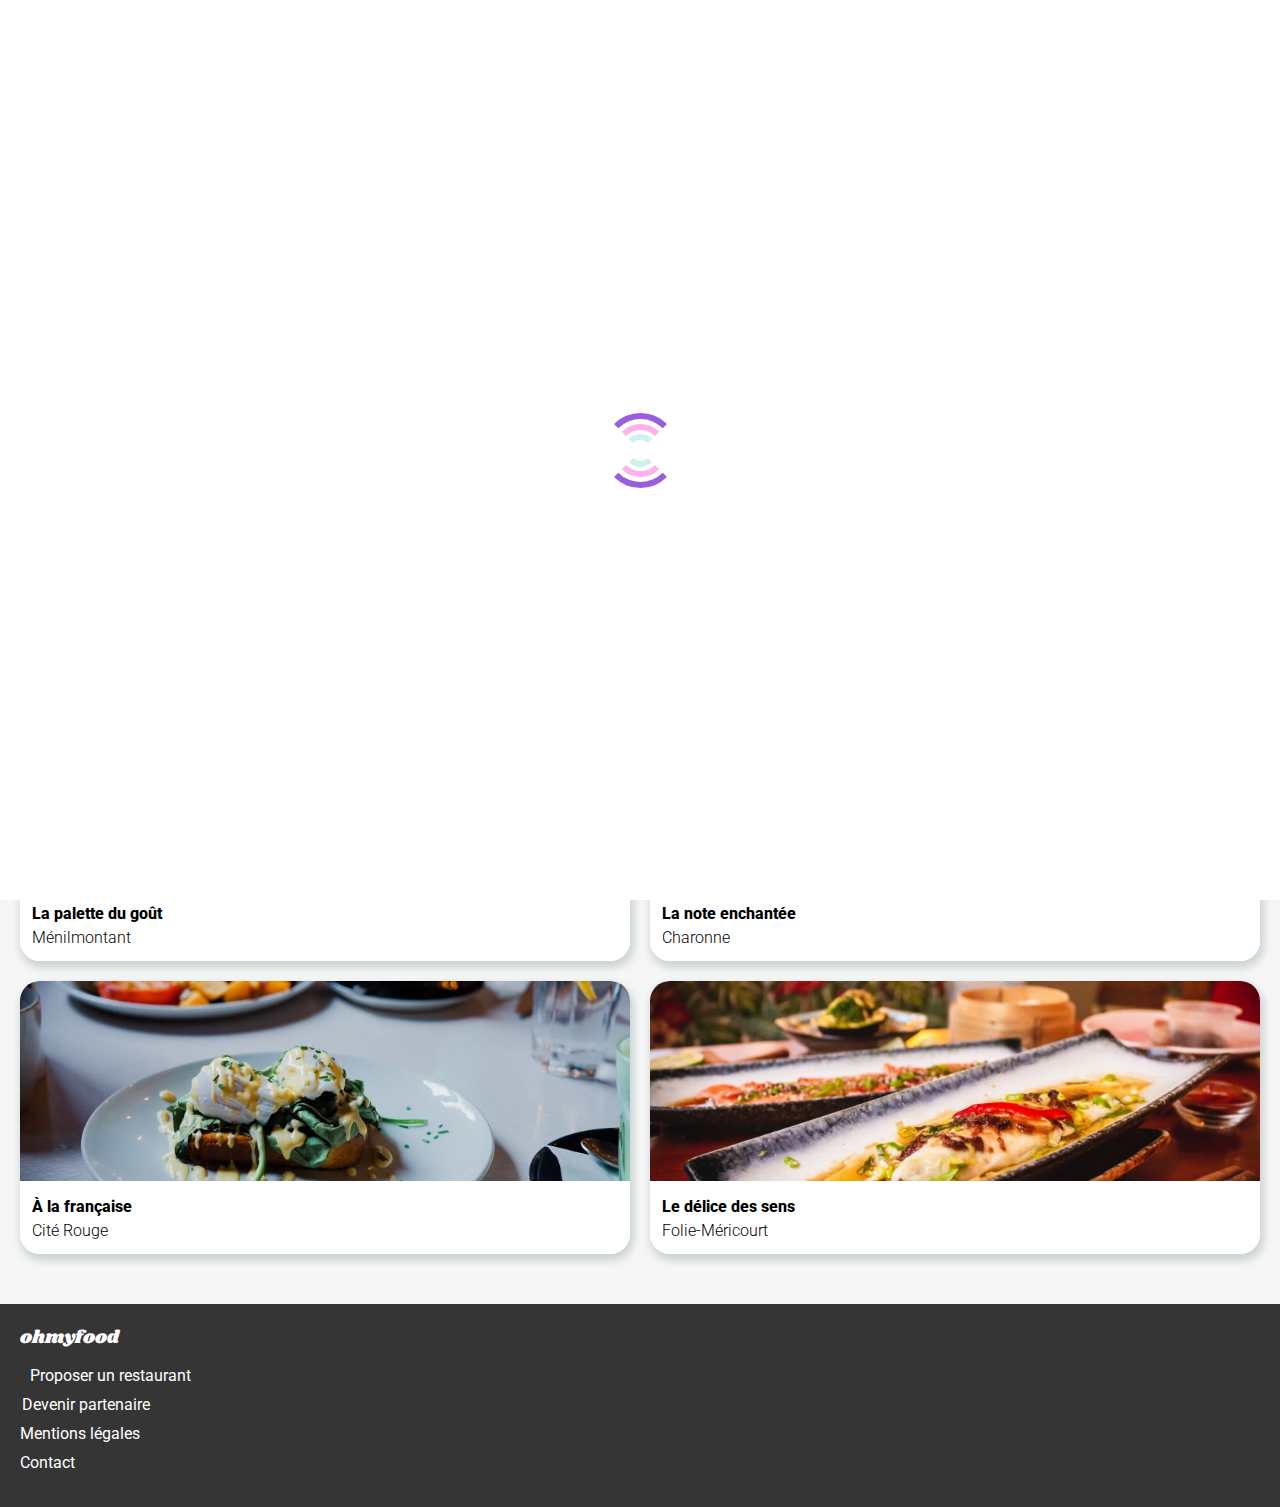
<file: index.html>
<!DOCTYPE html>
<html lang="fr">

<head>
    <meta charset="UTF-8">
    <meta http-equiv="X-UA-Compatible" content="IE=edge">
    <meta name="viewport" content="width=device-width, initial-scale=1.0">
<!--Description-->
<meta name="descriotion" content="OhMyFood! Commander vos repas - Composer vos menus en ligne et réduisez votre temps d'attente dans vos restaurants préférés!">
<!--Link to CSS files-->
    <link rel="stylesheet" href="style/css/style.css">
   
<!--Link to Font Awesome for icons-->
<link rel="stylesheet" href="https://use.fontawesome.com/releases/v5.15.4/css/all.css" integrity="sha384-DyZ88mC6Up2uqS4h/KRgHuoeGwBcD4Ng9SiP4dIRy0EXTlnuz47vAwmeGwVChigm" crossorigin="anonymous">

<!--Link Google Font for Fonts-->  
<link rel="preconnect" href="https://fonts.googleapis.com">
<link rel="preconnect" href="https://fonts.gstatic.com" crossorigin>
<link href="https://fonts.googleapis.com/css2?family=Shrikhand&display=swap" rel="stylesheet">
<link href="https://fonts.googleapis.com/css2?family=Roboto:ital,wght@0,100;0,300;0,400;0,500;0,700;0,900;1,100;1,300;1,400;1,500;1,700;1,900&display=swap" rel="stylesheet">

    <title>OhMyFood- Commander et composer vos menus en ligne</title>

</head>

<body>
       
         <!--Loader--> 
    <div class="loader-section">

        <span class="loader loader-double"></span>

    </div>

        <!--Header--> 
    <header class="header">

        <div class="header-container">
            <img src="./images/logo/ohmyfood.png" alt="Logo OMF">
        </div>

    </header>
        <!--Main-->
    <main>
        <!--Location--> 
            <div class="location">
                <i class="fas fa-map-marker-alt location-i"></i>
                <input type="text" name="location" placeholder="Paris, Belleville"> 
            </div>
        <!--Presentation--> 
        <section class="presentation">
            <div class="presentation-container">
                <h1>Réservez le menu qui vous convient</h1>
                <p>Découvrez des restaurants d'exception, sélectionnés par nos soins.</p>
                <div class="presentation-btn">
                    
                        <button>Explorer nos restaurants</button>

                </div>
            </div>
           
        </section>
        <!--Prestation-->
        <section class="prestation">
            <div class="container">

                <h1>Fonctionnement</h1>
    
                <div class="prest-cards">
                    <div class="prest-card">
                        <div><i class="fas fa-mobile-alt"></i></div>
                        <div><h4 class="prest-card-h4">Choisissez un restaurant</h4></div>
                    </div>
        
                    <div class="prest-card">
                        <div><i class="fas fa-list-ul"></i></div>
                        <div><h4>Composez votre menu</h4></div>
                    </div>
        
                    <div class="prest-card">
                        <div><i class="fas fa-store"></i></div>
                        <div><h4>Dégustez au restaurant</h4></div>
                    </div>

                </div>  
            </div>
        </section>
        <!--Restaurants-->
        <section class="restaurants">

            <div class="container">

                <h1>Restaurants</h1>
                

                <div class="resto-cards">

                        <div class="resto-card">
                            <a href="./menu1.html">  
                                <div class="resto-card-new">
                                    <img src="images/restaurants/small1jay-wennington-N_Y88TWmGwA-unsplash.jpg  " alt="La palette du goût">
                                </div>
                                <div class="resto-infos"> 
                                    
                                    <div class="resto-info">
                                        <h4>La palette du goût</h4>
                                        <p>Ménilmontant</p>
                                    </div>
        
                                    <i class="far fa-heart"></i>
        
                                </div>
                            </a>
                        </div>

    
                        <a href="./menu2.html">
                            <div class="resto-card">
        
                                <div class="resto-card-new">
                                    <img src="images/restaurants/small2stil-u2Lp8tXIcjw-unsplash.jpg" alt="La note enchantée">
                                </div>
                                <div class="resto-infos">
                                    
                                    <div class="resto-info">
                                        <h4>La note enchantée</h4>
                                        <p>Charonne</p>
                                    </div>
        
                                    <i class="far fa-heart"></i>
        
                                </div>
                            </div>
                        </a>
      

                        <a href="./menu3.html">
                            <div class="resto-card">
                                <img src="images/restaurants/small3toa-heftiba-DQKerTsQwi0-unsplash.jpg" alt="À la française">
                                <div class="resto-infos"> 
        
                                    <div class="resto-info">
                                        <h4>À la française</h4>
                                        <p>Cité Rouge</p>
                                    </div>
        
                                    <i class="far fa-heart"></i>
        
                                </div>
                            </div>
                        </a>
    
                        <a href="./menu4.html">
                            <div class="resto-card">
                                <img src="images/restaurants/small4louis-hansel-shotsoflouis-qNBGVyOCY8Q-unsplash.jpg" alt="Le délice des sens">
                                <div class="resto-infos">
                                    
                                    <div class="resto-info">
                                        <h4>Le délice des sens</h4>
                                        <p>Folie-Méricourt</p>
                                    </div>
        
                                    <i class="far fa-heart"></i>
        
                                </div>
                            </div>
                        </a>

                </div>
            </div>
        </section>
    </main>

    <footer>

        <div class="container">
            
            <ul>
    
                <li class="foot-header">ohmyfood</li>
                <li class="foot-list">
                    <a href="#">
                        <i class="fas fa-utensils"></i>
                        Proposer un restaurant
                    </a>
                </li>
                <li class="foot-list">
                    <a href="#">
                        <i class="fas fa-hands-helping"></i>
                        Devenir partenaire
                    </a>
                </li>
                <li class="foot-list">
                    <a href="#">
                        Mentions légales
                    </a>
                </li>
                <li class="foot-list">
                    <a href="mailto:ohmy@food.fr">
                        Contact
                    </a>
                </li>
            </ul>

        </div>

    </footer>

</body>
</file>
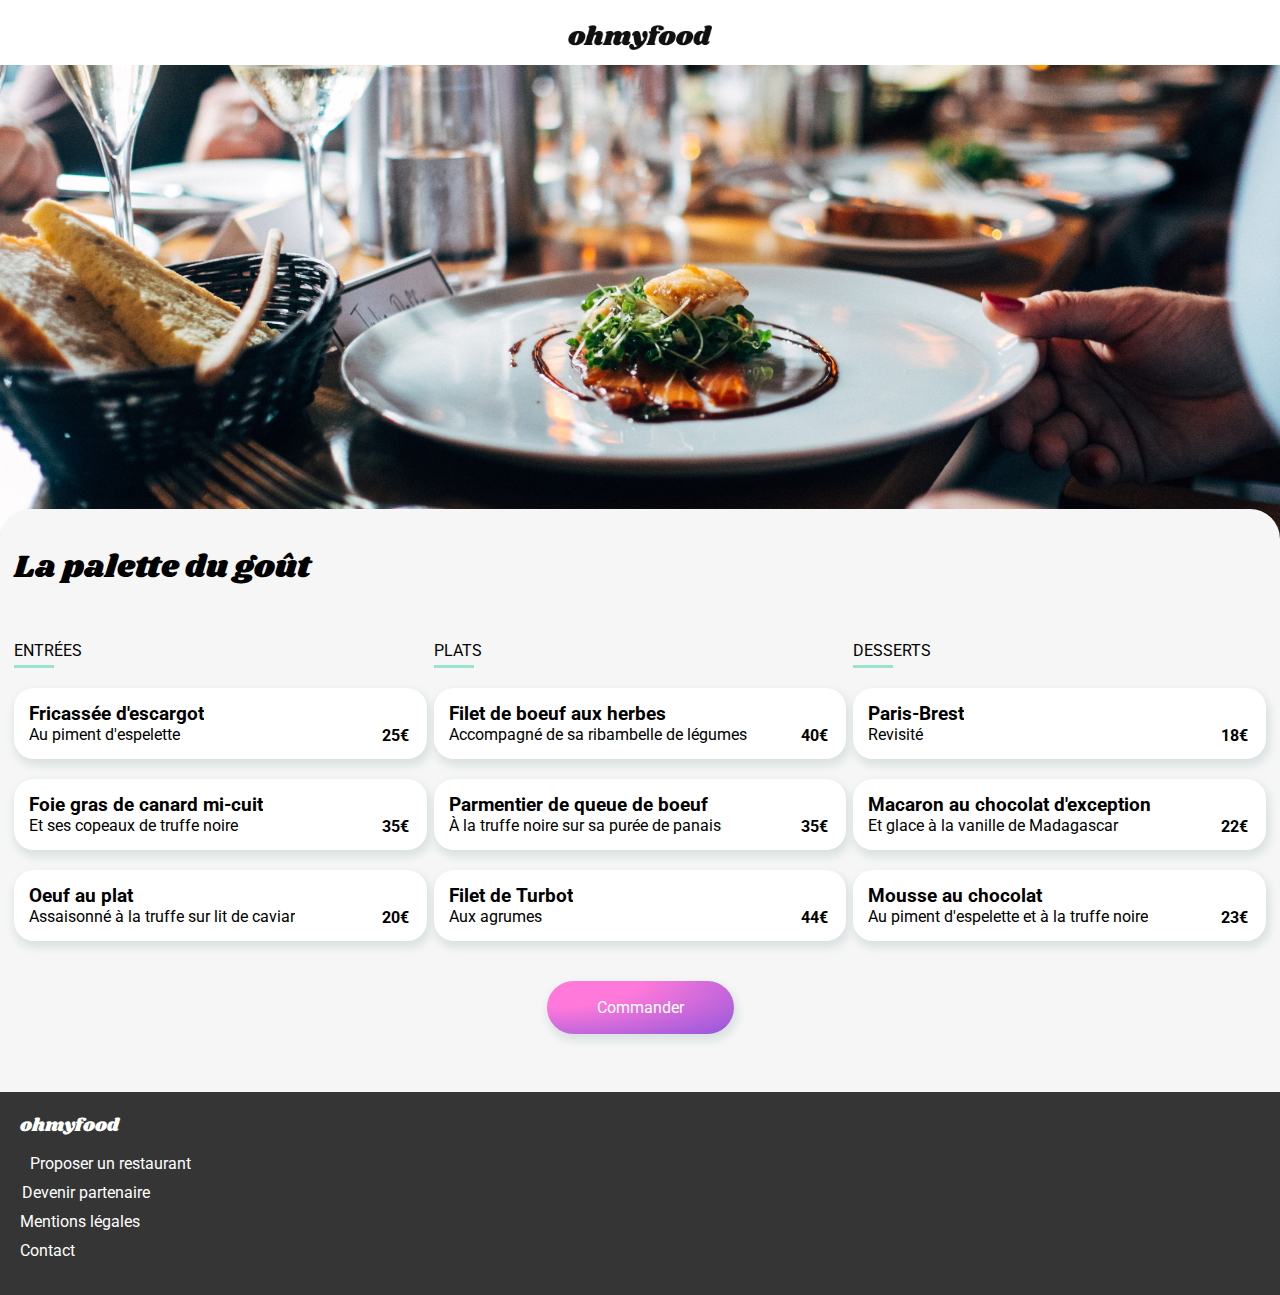
<file: menu1.html>
<!DOCTYPE html>
<html lang="fr">

<head>
    <meta charset="UTF-8">
    <meta http-equiv="X-UA-Compatible" content="IE=edge">
    <meta name="viewport" content="width=device-width, initial-scale=1.0">
<!--Description-->
<meta name="descriotion" content="OhMyFood! Commander vos repas - Composer vos menus en ligne et réduisez votre temps d'attente dans vos restaurants préférés!">
<!--Link to CSS files-->
    <link rel="stylesheet" href="./style/css/menu_1.css">
   
<!--Link to Font Awesome for icons-->
<link rel="stylesheet" href="https://use.fontawesome.com/releases/v5.15.4/css/all.css" integrity="sha384-DyZ88mC6Up2uqS4h/KRgHuoeGwBcD4Ng9SiP4dIRy0EXTlnuz47vAwmeGwVChigm" crossorigin="anonymous">

<!--Link Google Font for Fonts-->  
<link rel="preconnect" href="https://fonts.googleapis.com">
<link rel="preconnect" href="https://fonts.gstatic.com" crossorigin>
<link href="https://fonts.googleapis.com/css2?family=Shrikhand&display=swap" rel="stylesheet">
<link href="https://fonts.googleapis.com/css2?family=Roboto:ital,wght@0,100;0,300;0,400;0,500;0,700;0,900;1,100;1,300;1,400;1,500;1,700;1,900&display=swap" rel="stylesheet">

    <title>OhMyFood -Menu -La palette du goût</title>

</head>

<body>
    
        <!--Header--> 
    <header class="header container">

        <a href="index.html"><i class="fas fa-arrow-left"></i></a>    
        <img src="./images/logo/ohmyfood.png" alt="Logo OMF">
        
    </header>
        <!--Main-->

    <main>

        <img class="main-image" src="./images/restaurants/1jay-wennington-N_Y88TWmGwA-unsplash.jpg" alt="La palette du goût">

        <div class="container">
            
            <section class="menu">
    
                <header class="menu-header">
                    <h1>La palette du goût</h1>
                    <i class="far fa-heart"></i>
                </header>
                   
                <div class="menu-parts">

                    <div class="menu-part">
    
                        <span class="s-d-d-header">ENTRÉES</span>
    
                        <div class="s-d-d-cards">
                            <a href="#">
                                <div class="s-d-d-card timing1">
        
                                    <div class="menu-info">
                                        <h3 class="text-overflow">Fricassée d'escargot</h3>
                                        <p class="text-overflow">Au piment d'espelette</p>
                                    </div>
        
                                    <div class="menu-price">
                                        <h4>25€</h4>
                                    </div>
                                    
                                    <div class="menu-check">
                                        <div class="menu-check-div">
                    
                                            <i class="fas fa-check"></i>
                    
                                        </div>
                                    </div>
                                    
                                </div>
                            </a>
                            
                            <a href="#">
                                <div class="s-d-d-card timing2">
        
                                    <div class="menu-info">
                                        <h3 class="text-overflow">Foie gras de canard mi-cuit</h3>
                                        <p class="text-overflow">Et ses copeaux de truffe noire</p>
                                    </div>
        
                                    <div class="menu-price">
                                        <h4>35€</h4>
                                    </div>
    
                                    <div class="menu-check">
                                        <div class="menu-check-div">
                    
                                            <i class="fas fa-check"></i>
                    
                                        </div>
                                    </div>
                                    
                                </div>
                            </a>
        
                            <a href="#">
                                <div class="s-d-d-card timing3">
        
                                    <div class="menu-info">
                                        <h3 class="text-overflow">Oeuf au plat</h3>
                                        <p class="text-overflow">Assaisonné à la truffe sur lit de caviar</p>
                                    </div>
        
                                    <div class="menu-price">
                                        <h4>20€</h4>
                                    </div>
    
                                    <div class="menu-check">
                                        <div class="menu-check-div">
                    
                                            <i class="fas fa-check"></i>
                    
                                        </div>
                                    </div>
                                    
                                </div>
                            </a>
    
                        </div>
    
                    </div>
                    
                    <div class="menu-part">
    
                        <span class="s-d-d-header">PLATS</span>
    
                        <div class="s-d-d-cards">
    
                            <a href="#">
                                <div class="s-d-d-card timing4">
        
                                    <div class="menu-info">
        
                                        <h3 class="text-overflow">Filet de boeuf aux herbes</h3>
                                        <p class="text-overflow">Accompagné de sa ribambelle de légumes</p>
                                    </div>
        
                                    <div class="menu-price">
                                        <h4>40€</h4>
                                    </div>
    
                                    <div class="menu-check">
                                        <div class="menu-check-div">
                    
                                            <i class="fas fa-check"></i>
                    
                                        </div>
                                    </div>
                                    
                                </div>
                            </a>
        
                            <a href="#">
                                <div class="s-d-d-card timing5">
        
                                    <div class="menu-info">
                                        <h3 class="text-overflow">Parmentier de queue de boeuf</h3>
                                        <p class="text-overflow">À la truffe noire sur sa purée de panais</p>
                                    </div>
        
                                    <div class="menu-price">
                                        <h4>35€</h4>
                                    </div>
    
                                    <div class="menu-check">
                                        <div class="menu-check-div">
                    
                                            <i class="fas fa-check"></i>
                    
                                        </div>
                                    </div>
                                    
                                </div>
                            </a>
        
                            <a href="#">
                                <div class="s-d-d-card timing6">
        
                                    <div class="menu-info">
                                        <h3 class="text-overflow">Filet de Turbot</h3>
                                        <p class="text-overflow">Aux agrumes</p>
                                    </div>
        
                                    <div class="menu-price">
                                        <h4>44€</h4>
                                    </div>
    
                                    <div class="menu-check">
                                        <div class="menu-check-div">
                    
                                            <i class="fas fa-check"></i>
                    
                                        </div>
                                    </div>
                                    
                                </div>
                            </a>
    
                        </div>
    
                    </div>
    
    
                    <div class="menu-part">
    
                        <span class="s-d-d-header">DESSERTS</span>
    
                        <div class="s-d-d-cards">
    
                            <a href="#">
                                <div class="s-d-d-card timing7">
        
                                    <div class="menu-info">
        
                                        <h3 class="text-overflow">Paris-Brest</h3>
                                        <p class="text-overflow">Revisité</p>
                                    </div>
        
                                    <div class="menu-price">
                                        <h4>18€</h4>
                                    </div>
    
                                    <div class="menu-check">
                                        <div class="menu-check-div">
                    
                                            <i class="fas fa-check"></i>
                    
                                        </div>
                                    </div>
                                
                                </div>
                            </a>
        
                            <a href="#">
                                <div class="s-d-d-card timing8">
        
                                    <div class="menu-info">
                                        <h3 class="text-overflow">Macaron au chocolat d'exception</h3>
                                        <p class="text-overflow">Et glace à la vanille de Madagascar</p>
                                    </div>
        
                                    <div class="menu-price">
                                        <h4>22€</h4>
                                    </div>
    
                                    <div class="menu-check">
                                        <div class="menu-check-div">
                    
                                            <i class="fas fa-check"></i>
                    
                                        </div>
                                    </div>
                                    
                                </div>
                            </a>
        
                            <a href="#">
                                <div class="s-d-d-card timing9">
                                    
                                    <div class="menu-info">
                                        <h3 class="text-overflow">Mousse au chocolat</h3>
                                        <p class="text-overflow">Au piment d'espelette et à la truffe noire</p>
                                    </div>
        
                                    <div class="menu-price">
                                        <h4>23€</h4>
                                    </div>
    
                                    <div class="menu-check">
                                        <div class="menu-check-div">
                    
                                            <i class="fas fa-check"></i>
                    
                                        </div>
                                    </div>
                                    
                                </div>
                            </a>
    
                        </div>

                    </div>

                </div>

                <div class="menu-btn">
                    <button>Commander</button>
                </div>

                                   
                
            </section>
        </div>

    </main>

    <footer>

        <div class="container">
            
            <ul>
    
                <li class="foot-header">ohmyfood</li>
                <li class="foot-list">
                    <a href="#">
                        <i class="fas fa-utensils"></i>
                        Proposer un restaurant
                    </a>
                </li>
                <li class="foot-list">
                    <a href="#">
                        <i class="fas fa-hands-helping"></i>
                        Devenir partenaire
                    </a>
                </li>
                <li class="foot-list">
                    <a href="#">
                        Mentions légales
                    </a>
                </li>
                <li class="foot-list">
                    <a href="mailto:ohmy@food.fr">
                        Contact
                    </a>
                </li>
            </ul>

        </div>

    </footer>

</body>
</file>
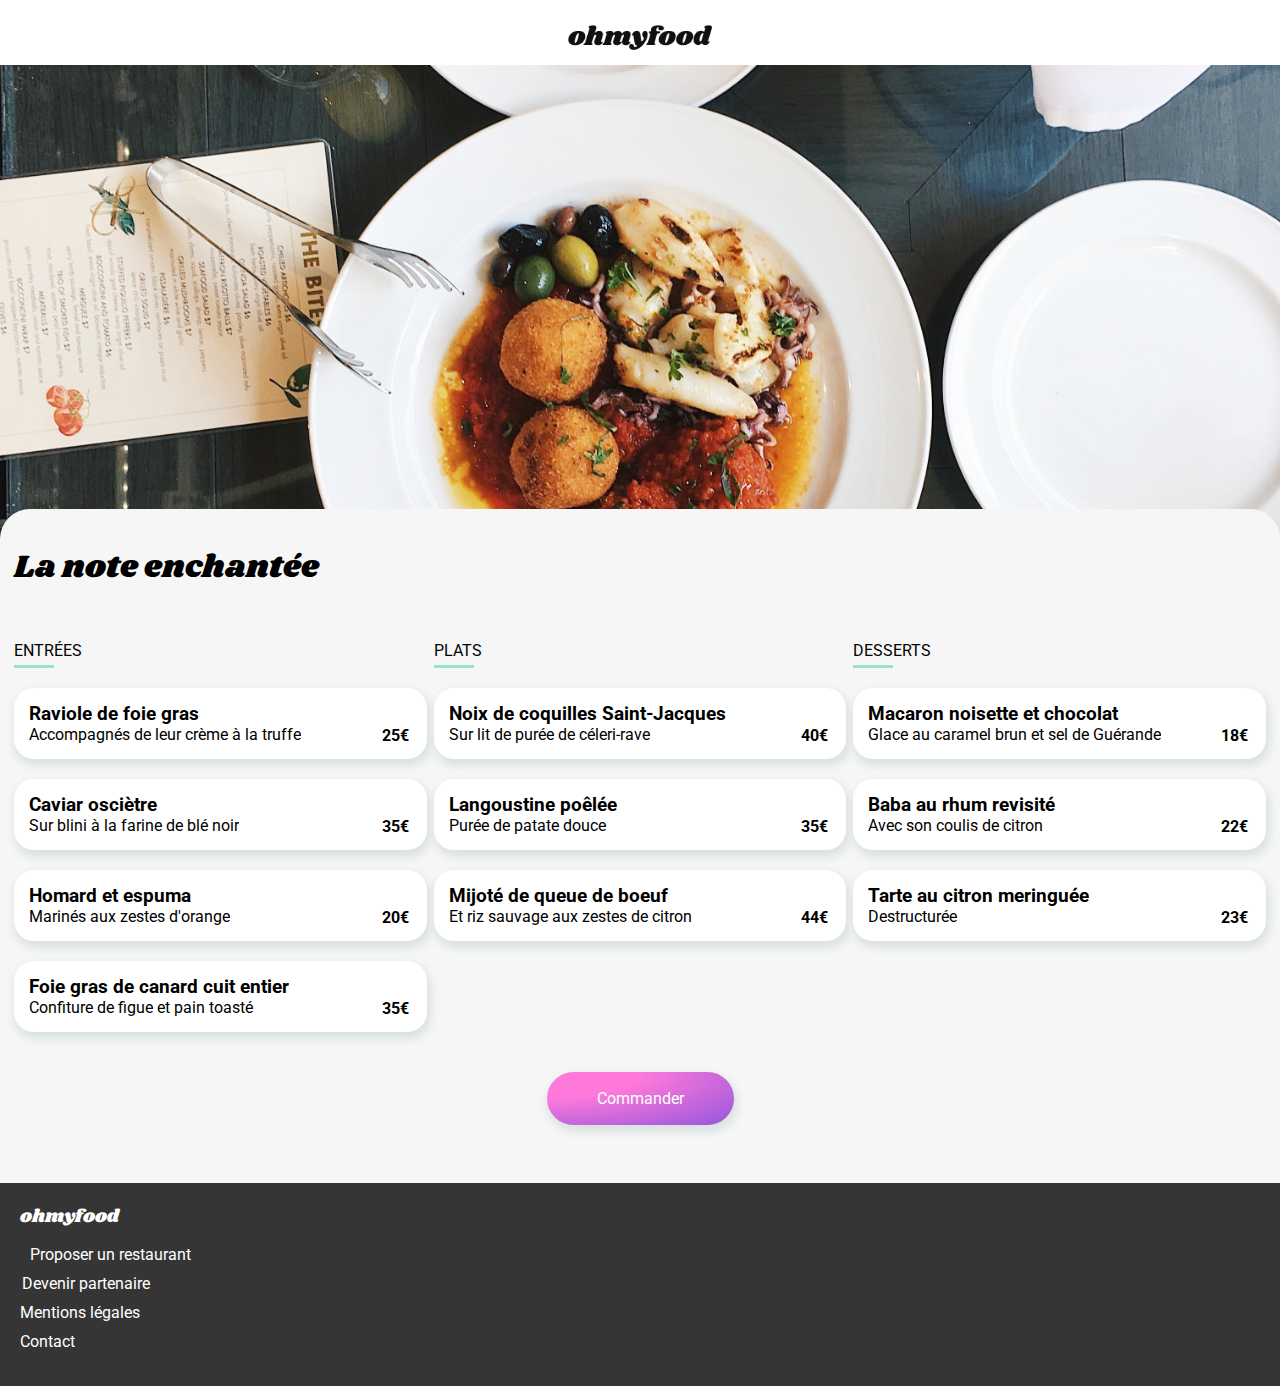
<file: menu2.html>
<!DOCTYPE html>
<html lang="fr">

<head>
    <meta charset="UTF-8">
    <meta http-equiv="X-UA-Compatible" content="IE=edge">
    <meta name="viewport" content="width=device-width, initial-scale=1.0">
<!--Description-->
<meta name="descriotion" content="OhMyFood! Commander vos repas - Composer vos menus en ligne et réduisez votre temps d'attente dans vos restaurants préférés!">
<!--Link to CSS files-->
    <link rel="stylesheet" href="./style/css/menu_1.css">
   
<!--Link to Font Awesome for icons-->
<link rel="stylesheet" href="https://use.fontawesome.com/releases/v5.15.4/css/all.css" integrity="sha384-DyZ88mC6Up2uqS4h/KRgHuoeGwBcD4Ng9SiP4dIRy0EXTlnuz47vAwmeGwVChigm" crossorigin="anonymous">

<!--Link Google Font for Fonts-->  
<link rel="preconnect" href="https://fonts.googleapis.com">
<link rel="preconnect" href="https://fonts.gstatic.com" crossorigin>
<link href="https://fonts.googleapis.com/css2?family=Shrikhand&display=swap" rel="stylesheet">
<link href="https://fonts.googleapis.com/css2?family=Roboto:ital,wght@0,100;0,300;0,400;0,500;0,700;0,900;1,100;1,300;1,400;1,500;1,700;1,900&display=swap" rel="stylesheet">

    <title>OhMyFood -Menu -La note enchantee</title>

</head>

<body>
    
        <!--Header--> 
    <header class="header container">

        <a href="index.html"><i class="fas fa-arrow-left"></i></a>    
        <img src="./images/logo/ohmyfood.png" alt="Logo OMF">
        
    </header>
        <!--Main-->

    <main>

        <img class="main-image" src="./images/restaurants/2stil-u2Lp8tXIcjw-unsplash.jpg" alt="La note enchantee">

        <div class="container">
            
            <section class="menu">
    
                <header class="menu-header">
                    <h1>La note enchantée</h1>
                    <i class="far fa-heart"></i>
                </header>
                   
                <div class="menu-parts">

                    <div class="menu-part">
    
                        <span class="s-d-d-header">ENTRÉES</span>
    
                        <div class="s-d-d-cards">
                            <a href="#">
                                <div class="s-d-d-card timing1">
        
                                    <div class="menu-info">
                                        <h3 class="text-overflow">Raviole de foie gras</h3>
                                        <p class="text-overflow">Accompagnés de leur crème à la truffe</p>
                                    </div>
        
                                    <div class="menu-price">
                                        <h4>25€</h4>
                                    </div>
                                    
                                    <div class="menu-check">
                                        <div class="menu-check-div">
                    
                                            <i class="fas fa-check"></i>
                    
                                        </div>
                                    </div>
                                    
                                </div>
                            </a>
                            
                            <a href="#">
                                <div class="s-d-d-card timing2">
        
                                    <div class="menu-info">
                                        <h3 class="text-overflow">Caviar osciètre</h3>
                                        <p class="text-overflow">Sur blini à la farine de blé noir</p>
                                    </div>
        
                                    <div class="menu-price">
                                        <h4>35€</h4>
                                    </div>
    
                                    <div class="menu-check">
                                        <div class="menu-check-div">
                    
                                            <i class="fas fa-check"></i>
                    
                                        </div>
                                    </div>
                                    
                                </div>
                            </a>
        
                            <a href="#">
                                <div class="s-d-d-card timing3">
        
                                    <div class="menu-info">
                                        <h3 class="text-overflow">Homard et espuma</h3>
                                        <p class="text-overflow">Marinés aux zestes d'orange</p>
                                    </div>
        
                                    <div class="menu-price">
                                        <h4>20€</h4>
                                    </div>
    
                                    <div class="menu-check">
                                        <div class="menu-check-div">
                    
                                            <i class="fas fa-check"></i>
                    
                                        </div>
                                    </div>
                                    
                                </div>
                            </a>

                            <a href="#">
                                <div class="s-d-d-card timing3">
        
                                    <div class="menu-info">
                                        <h3 class="text-overflow">Foie gras de canard cuit entier</h3>
                                        <p class="text-overflow">Confiture de figue et pain toasté</p>
                                    </div>
        
                                    <div class="menu-price">
                                        <h4>35€</h4>
                                    </div>
    
                                    <div class="menu-check">
                                        <div class="menu-check-div">
                    
                                            <i class="fas fa-check"></i>
                    
                                        </div>
                                    </div>
                                    
                                </div>
                            </a>
    
                        </div>
    
                    </div>
                    
                    <div class="menu-part">
    
                        <span class="s-d-d-header">PLATS</span>
    
                        <div class="s-d-d-cards">
    
                            <a href="#">
                                <div class="s-d-d-card timing4">
        
                                    <div class="menu-info">
        
                                        <h3 class="text-overflow">Noix de coquilles Saint-Jacques</h3>
                                        <p class="text-overflow">Sur lit de purée de céleri-rave</p>
                                    </div>
        
                                    <div class="menu-price">
                                        <h4>40€</h4>
                                    </div>
    
                                    <div class="menu-check">
                                        <div class="menu-check-div">
                    
                                            <i class="fas fa-check"></i>
                    
                                        </div>
                                    </div>
                                    
                                </div>
                            </a>
        
                            <a href="#">
                                <div class="s-d-d-card timing5">
        
                                    <div class="menu-info">
                                        <h3 class="text-overflow">Langoustine poêlée</h3>
                                        <p class="text-overflow">Purée de patate douce</p>
                                    </div>
        
                                    <div class="menu-price">
                                        <h4>35€</h4>
                                    </div>
    
                                    <div class="menu-check">
                                        <div class="menu-check-div">
                    
                                            <i class="fas fa-check"></i>
                    
                                        </div>
                                    </div>
                                    
                                </div>
                            </a>
        
                            <a href="#">
                                <div class="s-d-d-card timing6">
        
                                    <div class="menu-info">
                                        <h3 class="text-overflow">Mijoté de queue de boeuf</h3>
                                        <p class="text-overflow">Et riz sauvage aux zestes de citron</p>
                                    </div>
        
                                    <div class="menu-price">
                                        <h4>44€</h4>
                                    </div>
    
                                    <div class="menu-check">
                                        <div class="menu-check-div">
                    
                                            <i class="fas fa-check"></i>
                    
                                        </div>
                                    </div>
                                    
                                </div>
                            </a>
    
                        </div>
    
                    </div>
    
    
                    <div class="menu-part">
    
                        <span class="s-d-d-header">DESSERTS</span>
    
                        <div class="s-d-d-cards">
    
                            <a href="#">
                                <div class="s-d-d-card timing7">
        
                                    <div class="menu-info">
        
                                        <h3 class="text-overflow">Macaron noisette et chocolat</h3>
                                        <p class="text-overflow">Glace au caramel brun et sel de Guérande</p>
                                    </div>
        
                                    <div class="menu-price">
                                        <h4>18€</h4>
                                    </div>
    
                                    <div class="menu-check">
                                        <div class="menu-check-div">
                    
                                            <i class="fas fa-check"></i>
                    
                                        </div>
                                    </div>
                                
                                </div>
                            </a>
        
                            <a href="#">
                                <div class="s-d-d-card timing8">
        
                                    <div class="menu-info">
                                        <h3 class="text-overflow">Baba au rhum revisité</h3>
                                        <p class="text-overflow">Avec son coulis de citron</p>
                                    </div>
        
                                    <div class="menu-price">
                                        <h4>22€</h4>
                                    </div>
    
                                    <div class="menu-check">
                                        <div class="menu-check-div">
                    
                                            <i class="fas fa-check"></i>
                    
                                        </div>
                                    </div>
                                    
                                </div>
                            </a>
        
                            <a href="#">
                                <div class="s-d-d-card timing9">
                                    
                                    <div class="menu-info">
                                        <h3 class="text-overflow">Tarte au citron meringuée</h3>
                                        <p class="text-overflow">Destructurée</p>
                                    </div>
        
                                    <div class="menu-price">
                                        <h4>23€</h4>
                                    </div>
    
                                    <div class="menu-check">
                                        <div class="menu-check-div">
                    
                                            <i class="fas fa-check"></i>
                    
                                        </div>
                                    </div>
                                    
                                </div>
                            </a>
    
                        </div>

                    </div>

                </div>

                <div class="menu-btn">
                    <button>Commander</button>
                </div>

                                   
                
            </section>
        </div>

    </main>

    <footer>

        <div class="container">
            
            <ul>
    
                <li class="foot-header">ohmyfood</li>
                <li class="foot-list">
                    <a href="#">
                        <i class="fas fa-utensils"></i>
                        Proposer un restaurant
                    </a>
                </li>
                <li class="foot-list">
                    <a href="#">
                        <i class="fas fa-hands-helping"></i>
                        Devenir partenaire
                    </a>
                </li>
                <li class="foot-list">
                    <a href="#">
                        Mentions légales
                    </a>
                </li>
                <li class="foot-list">
                    <a href="mailto:ohmy@food.fr">
                        Contact
                    </a>
                </li>
            </ul>

        </div>

    </footer>

</body>
</file>
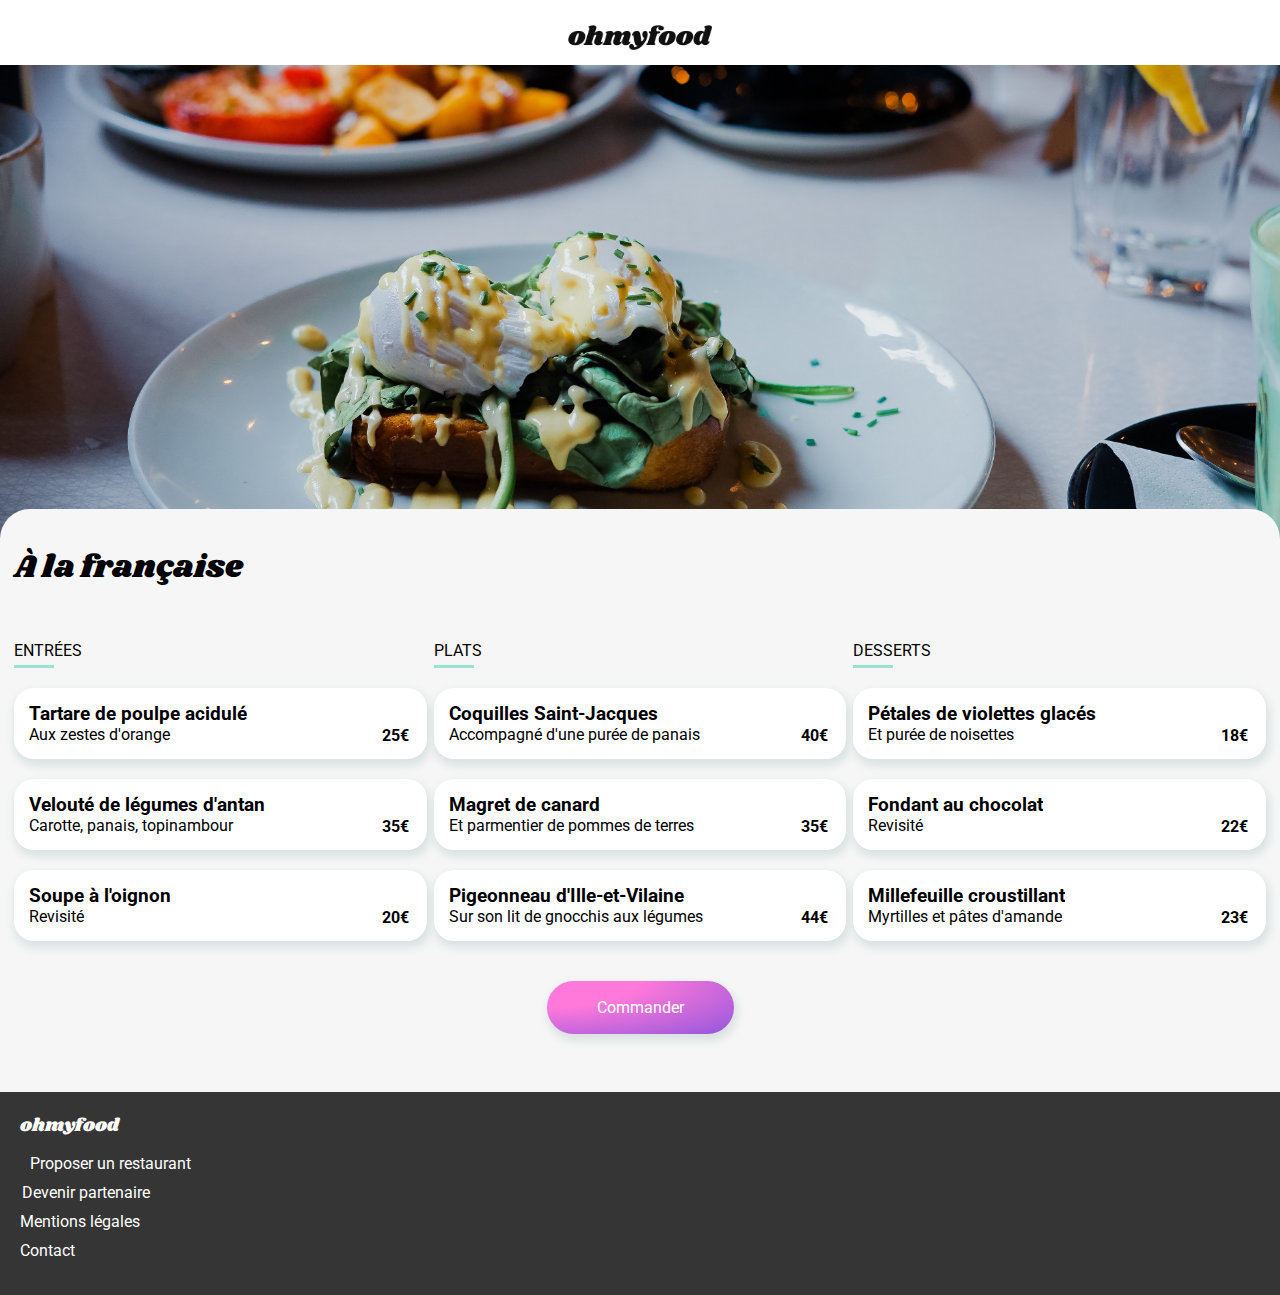
<file: menu3.html>
<!DOCTYPE html>
<html lang="fr">

<head>
    <meta charset="UTF-8">
    <meta http-equiv="X-UA-Compatible" content="IE=edge">
    <meta name="viewport" content="width=device-width, initial-scale=1.0">
<!--Description-->
<meta name="descriotion" content="OhMyFood! Commander vos repas - Composer vos menus en ligne et réduisez votre temps d'attente dans vos restaurants préférés!">
<!--Link to CSS files-->
    <link rel="stylesheet" href="./style/css/menu_1.css">
   
<!--Link to Font Awesome for icons-->
<link rel="stylesheet" href="https://use.fontawesome.com/releases/v5.15.4/css/all.css" integrity="sha384-DyZ88mC6Up2uqS4h/KRgHuoeGwBcD4Ng9SiP4dIRy0EXTlnuz47vAwmeGwVChigm" crossorigin="anonymous">

<!--Link Google Font for Fonts-->  
<link rel="preconnect" href="https://fonts.googleapis.com">
<link rel="preconnect" href="https://fonts.gstatic.com" crossorigin>
<link href="https://fonts.googleapis.com/css2?family=Shrikhand&display=swap" rel="stylesheet">
<link href="https://fonts.googleapis.com/css2?family=Roboto:ital,wght@0,100;0,300;0,400;0,500;0,700;0,900;1,100;1,300;1,400;1,500;1,700;1,900&display=swap" rel="stylesheet">

    <title>OhMyFood -Menu -À la française</title>

</head>

<body>
    
        <!--Header--> 
    <header class="header container">

        <a href="index.html"><i class="fas fa-arrow-left"></i></a>    
        <img src="./images/logo/ohmyfood.png" alt="Logo OMF">
        
    </header>
        <!--Main-->

    <main>

        <img class="main-image" src="./images/restaurants/3toa-heftiba-DQKerTsQwi0-unsplash.jpg" alt="À la française">

        <div class="container">
            
            <section class="menu">
    
                <header class="menu-header">
                    <h1>À la française</h1>
                    <i class="far fa-heart"></i>
                </header>
                   
                <div class="menu-parts">

                    <div class="menu-part">
    
                        <span class="s-d-d-header">ENTRÉES</span>
    
                        <div class="s-d-d-cards">
                            <a href="#">
                                <div class="s-d-d-card timing1">
        
                                    <div class="menu-info">
                                        <h3 class="text-overflow">Tartare de poulpe acidulé</h3>
                                        <p class="text-overflow">Aux zestes d'orange</p>
                                    </div>
        
                                    <div class="menu-price">
                                        <h4>25€</h4>
                                    </div>
                                    
                                    <div class="menu-check">
                                        <div class="menu-check-div">
                    
                                            <i class="fas fa-check"></i>
                    
                                        </div>
                                    </div>
                                    
                                </div>
                            </a>
                            
                            <a href="#">
                                <div class="s-d-d-card timing2">
        
                                    <div class="menu-info">
                                        <h3 class="text-overflow">Velouté de légumes d'antan</h3>
                                        <p class="text-overflow">Carotte, panais, topinambour</p>
                                    </div>
        
                                    <div class="menu-price">
                                        <h4>35€</h4>
                                    </div>
    
                                    <div class="menu-check">
                                        <div class="menu-check-div">
                    
                                            <i class="fas fa-check"></i>
                    
                                        </div>
                                    </div>
                                    
                                </div>
                            </a>
        
                            <a href="#">
                                <div class="s-d-d-card timing3">
        
                                    <div class="menu-info">
                                        <h3 class="text-overflow">Soupe à l'oignon</h3>
                                        <p class="text-overflow">Revisité</p>
                                    </div>
        
                                    <div class="menu-price">
                                        <h4>20€</h4>
                                    </div>
    
                                    <div class="menu-check">
                                        <div class="menu-check-div">
                    
                                            <i class="fas fa-check"></i>
                    
                                        </div>
                                    </div>
                                    
                                </div>
                            </a>
    
                        </div>
    
                    </div>
                    
                    <div class="menu-part">
    
                        <span class="s-d-d-header">PLATS</span>
    
                        <div class="s-d-d-cards">
    
                            <a href="#">
                                <div class="s-d-d-card timing4">
        
                                    <div class="menu-info">
        
                                        <h3 class="text-overflow">Coquilles Saint-Jacques</h3>
                                        <p class="text-overflow">Accompagné d'une purée de panais</p>
                                    </div>
        
                                    <div class="menu-price">
                                        <h4>40€</h4>
                                    </div>
    
                                    <div class="menu-check">
                                        <div class="menu-check-div">
                    
                                            <i class="fas fa-check"></i>
                    
                                        </div>
                                    </div>
                                    
                                </div>
                            </a>
        
                            <a href="#">
                                <div class="s-d-d-card timing5">
        
                                    <div class="menu-info">
                                        <h3 class="text-overflow">Magret de canard</h3>
                                        <p class="text-overflow">Et parmentier de pommes de terres</p>
                                    </div>
        
                                    <div class="menu-price">
                                        <h4>35€</h4>
                                    </div>
    
                                    <div class="menu-check">
                                        <div class="menu-check-div">
                    
                                            <i class="fas fa-check"></i>
                    
                                        </div>
                                    </div>
                                    
                                </div>
                            </a>
        
                            <a href="#">
                                <div class="s-d-d-card timing6">
        
                                    <div class="menu-info">
                                        <h3 class="text-overflow">Pigeonneau d'Ille-et-Vilaine</h3>
                                        <p class="text-overflow">Sur son lit de gnocchis aux légumes</p>
                                    </div>
        
                                    <div class="menu-price">
                                        <h4>44€</h4>
                                    </div>
    
                                    <div class="menu-check">
                                        <div class="menu-check-div">
                    
                                            <i class="fas fa-check"></i>
                    
                                        </div>
                                    </div>
                                    
                                </div>
                            </a>
    
                        </div>
    
                    </div>
    
    
                    <div class="menu-part">
    
                        <span class="s-d-d-header">DESSERTS</span>
    
                        <div class="s-d-d-cards">
    
                            <a href="#">
                                <div class="s-d-d-card timing7">
        
                                    <div class="menu-info">
        
                                        <h3 class="text-overflow">Pétales de violettes glacés</h3>
                                        <p class="text-overflow">Et purée de noisettes</p>
                                    </div>
        
                                    <div class="menu-price">
                                        <h4>18€</h4>
                                    </div>
    
                                    <div class="menu-check">
                                        <div class="menu-check-div">
                    
                                            <i class="fas fa-check"></i>
                    
                                        </div>
                                    </div>
                                
                                </div>
                            </a>
        
                            <a href="#">
                                <div class="s-d-d-card timing8">
        
                                    <div class="menu-info">
                                        <h3 class="text-overflow">Fondant au chocolat</h3>
                                        <p class="text-overflow">Revisité</p>
                                    </div>
        
                                    <div class="menu-price">
                                        <h4>22€</h4>
                                    </div>
    
                                    <div class="menu-check">
                                        <div class="menu-check-div">
                    
                                            <i class="fas fa-check"></i>
                    
                                        </div>
                                    </div>
                                    
                                </div>
                            </a>
        
                            <a href="#">
                                <div class="s-d-d-card timing9">
                                    
                                    <div class="menu-info">
                                        <h3 class="text-overflow">Millefeuille croustillant</h3>
                                        <p class="text-overflow">Myrtilles et pâtes d'amande</p>
                                    </div>
        
                                    <div class="menu-price">
                                        <h4>23€</h4>
                                    </div>
    
                                    <div class="menu-check">
                                        <div class="menu-check-div">
                    
                                            <i class="fas fa-check"></i>
                    
                                        </div>
                                    </div>
                                    
                                </div>
                            </a>
    
                        </div>

                    </div>

                </div>

                <div class="menu-btn">
                    <button>Commander</button>
                </div>

                                   
                
            </section>
        </div>

    </main>

    <footer>

        <div class="container">
            
            <ul>
    
                <li class="foot-header">ohmyfood</li>
                <li class="foot-list">
                    <a href="#">
                        <i class="fas fa-utensils"></i>
                        Proposer un restaurant
                    </a>
                </li>
                <li class="foot-list">
                    <a href="#">
                        <i class="fas fa-hands-helping"></i>
                        Devenir partenaire
                    </a>
                </li>
                <li class="foot-list">
                    <a href="#">
                        Mentions légales
                    </a>
                </li>
                <li class="foot-list">
                    <a href="mailto:ohmy@food.fr">
                        Contact
                    </a>
                </li>
            </ul>

        </div>

    </footer>

</body>
</file>
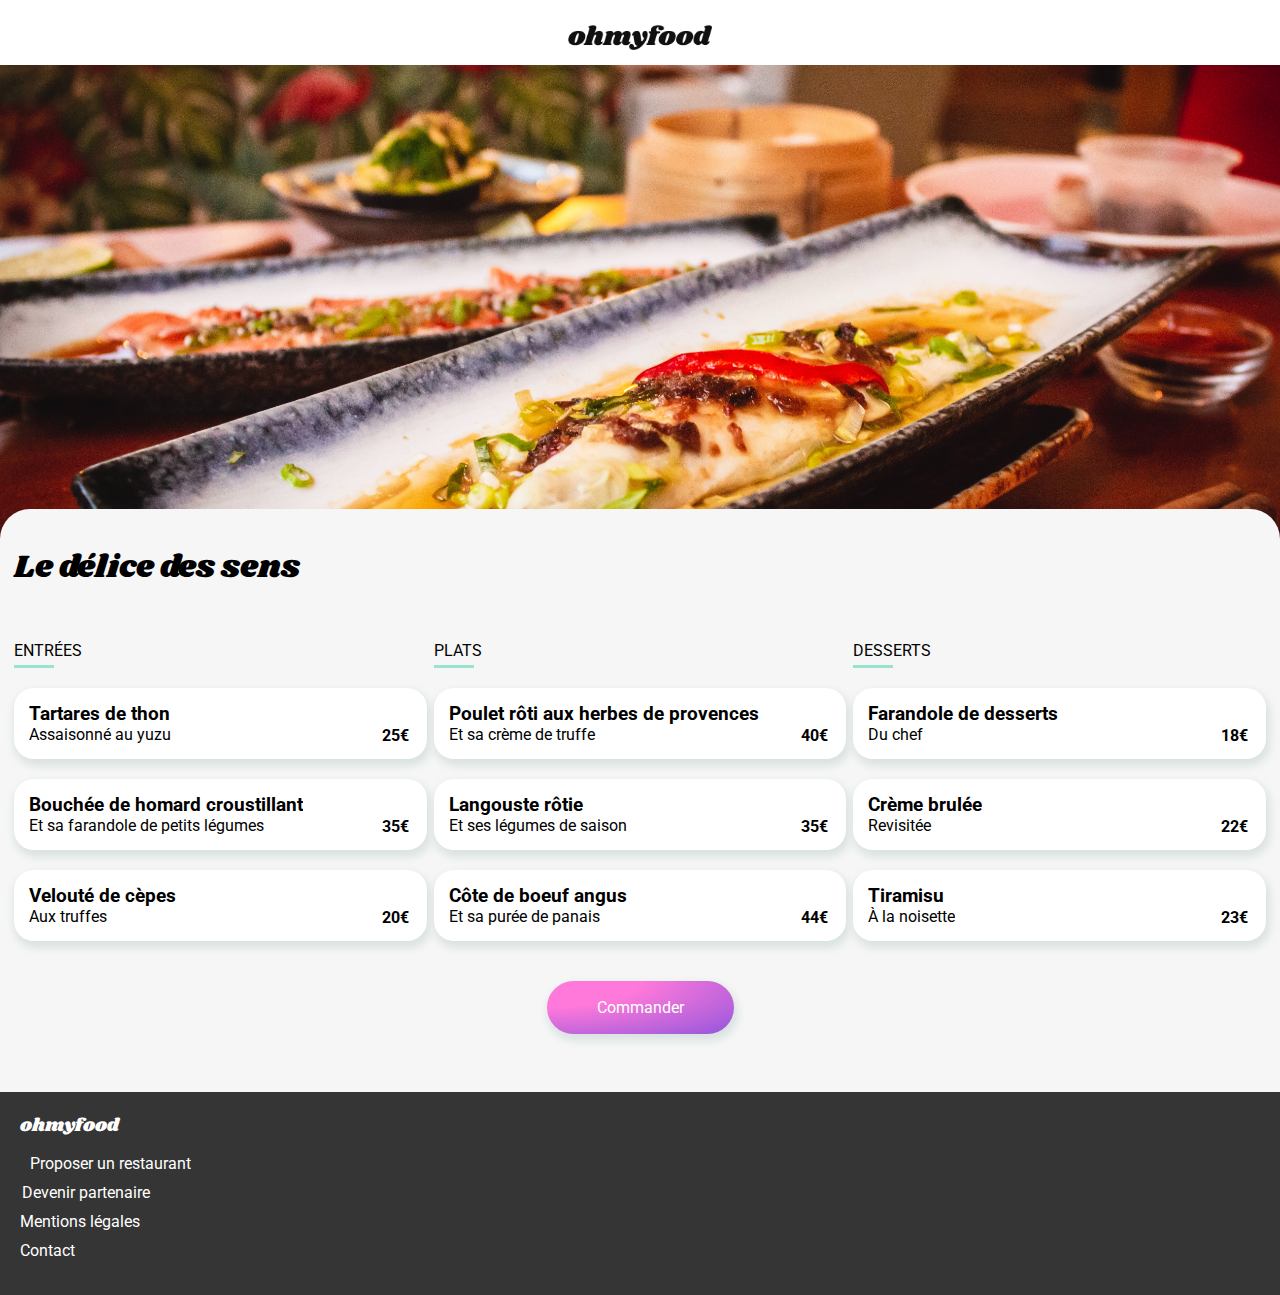
<file: menu4.html>
<!DOCTYPE html>
<html lang="fr">

<head>
    <meta charset="UTF-8">
    <meta http-equiv="X-UA-Compatible" content="IE=edge">
    <meta name="viewport" content="width=device-width, initial-scale=1.0">
<!--Description-->
<meta name="descriotion" content="OhMyFood! Commander vos repas - Composer vos menus en ligne et réduisez votre temps d'attente dans vos restaurants préférés!">
<!--Link to CSS files-->
    <link rel="stylesheet" href="./style/css/menu_1.css">
   
<!--Link to Font Awesome for icons-->
<link rel="stylesheet" href="https://use.fontawesome.com/releases/v5.15.4/css/all.css" integrity="sha384-DyZ88mC6Up2uqS4h/KRgHuoeGwBcD4Ng9SiP4dIRy0EXTlnuz47vAwmeGwVChigm" crossorigin="anonymous">

<!--Link Google Font for Fonts-->  
<link rel="preconnect" href="https://fonts.googleapis.com">
<link rel="preconnect" href="https://fonts.gstatic.com" crossorigin>
<link href="https://fonts.googleapis.com/css2?family=Shrikhand&display=swap" rel="stylesheet">
<link href="https://fonts.googleapis.com/css2?family=Roboto:ital,wght@0,100;0,300;0,400;0,500;0,700;0,900;1,100;1,300;1,400;1,500;1,700;1,900&display=swap" rel="stylesheet">

    <title>OhMyFood -Menu -Le délice des sens</title>

</head>

<body>
    
        <!--Header--> 
    <header class="header container">

        <a href="index.html"><i class="fas fa-arrow-left"></i></a>    
        <img src="./images/logo/ohmyfood.png" alt="Logo OMF">
        
    </header>
        <!--Main-->

    <main>

        <img class="main-image" src="./images/restaurants/4louis-hansel-shotsoflouis-qNBGVyOCY8Q-unsplash.jpg" alt="Le délice des sens">

        <div class="container">
            
            <section class="menu">
    
                <header class="menu-header">
                    <h1>Le délice des sens</h1>
                    <i class="far fa-heart"></i>
                </header>
                   
                <div class="menu-parts">

                    <div class="menu-part">
    
                        <span class="s-d-d-header">ENTRÉES</span>
    
                        <div class="s-d-d-cards">
                            <a href="#">
                                <div class="s-d-d-card timing1">
        
                                    <div class="menu-info">
                                        <h3 class="text-overflow">Tartares de thon</h3>
                                        <p class="text-overflow">Assaisonné au yuzu</p>
                                    </div>
        
                                    <div class="menu-price">
                                        <h4>25€</h4>
                                    </div>
                                    
                                    <div class="menu-check">
                                        <div class="menu-check-div">
                    
                                            <i class="fas fa-check"></i>
                    
                                        </div>
                                    </div>
                                    
                                </div>
                            </a>
                            
                            <a href="#">
                                <div class="s-d-d-card timing2">
        
                                    <div class="menu-info">
                                        <h3 class="text-overflow">Bouchée de homard croustillant</h3>
                                        <p class="text-overflow">Et sa farandole de petits légumes</p>
                                    </div>
        
                                    <div class="menu-price">
                                        <h4>35€</h4>
                                    </div>
    
                                    <div class="menu-check">
                                        <div class="menu-check-div">
                    
                                            <i class="fas fa-check"></i>
                    
                                        </div>
                                    </div>
                                    
                                </div>
                            </a>
        
                            <a href="#">
                                <div class="s-d-d-card timing3">
        
                                    <div class="menu-info">
                                        <h3 class="text-overflow">Velouté de cèpes</h3>
                                        <p class="text-overflow">Aux truffes</p>
                                    </div>
        
                                    <div class="menu-price">
                                        <h4>20€</h4>
                                    </div>
    
                                    <div class="menu-check">
                                        <div class="menu-check-div">
                    
                                            <i class="fas fa-check"></i>
                    
                                        </div>
                                    </div>
                                    
                                </div>
                            </a>
    
                        </div>
    
                    </div>
                    
                    <div class="menu-part">
    
                        <span class="s-d-d-header">PLATS</span>
    
                        <div class="s-d-d-cards">
    
                            <a href="#">
                                <div class="s-d-d-card timing4">
        
                                    <div class="menu-info">
        
                                        <h3 class="text-overflow">Poulet rôti aux herbes de provences</h3>
                                        <p class="text-overflow">Et sa crème de truffe</p>
                                    </div>
        
                                    <div class="menu-price">
                                        <h4>40€</h4>
                                    </div>
    
                                    <div class="menu-check">
                                        <div class="menu-check-div">
                    
                                            <i class="fas fa-check"></i>
                    
                                        </div>
                                    </div>
                                    
                                </div>
                            </a>
        
                            <a href="#">
                                <div class="s-d-d-card timing5">
        
                                    <div class="menu-info">
                                        <h3 class="text-overflow">Langouste rôtie</h3>
                                        <p class="text-overflow">Et ses légumes de saison</p>
                                    </div>
        
                                    <div class="menu-price">
                                        <h4>35€</h4>
                                    </div>
    
                                    <div class="menu-check">
                                        <div class="menu-check-div">
                    
                                            <i class="fas fa-check"></i>
                    
                                        </div>
                                    </div>
                                    
                                </div>
                            </a>
        
                            <a href="#">
                                <div class="s-d-d-card timing6">
        
                                    <div class="menu-info">
                                        <h3 class="text-overflow">Côte de boeuf angus</h3>
                                        <p class="text-overflow">Et sa purée de panais</p>
                                    </div>
        
                                    <div class="menu-price">
                                        <h4>44€</h4>
                                    </div>
    
                                    <div class="menu-check">
                                        <div class="menu-check-div">
                    
                                            <i class="fas fa-check"></i>
                    
                                        </div>
                                    </div>
                                    
                                </div>
                            </a>
    
                        </div>
    
                    </div>
    
    
                    <div class="menu-part">
    
                        <span class="s-d-d-header">DESSERTS</span>
    
                        <div class="s-d-d-cards">
    
                            <a href="#">
                                <div class="s-d-d-card timing7">
        
                                    <div class="menu-info">
        
                                        <h3 class="text-overflow">Farandole de desserts</h3>
                                        <p class="text-overflow">Du chef</p>
                                    </div>
        
                                    <div class="menu-price">
                                        <h4>18€</h4>
                                    </div>
    
                                    <div class="menu-check">
                                        <div class="menu-check-div">
                    
                                            <i class="fas fa-check"></i>
                    
                                        </div>
                                    </div>
                                
                                </div>
                            </a>
        
                            <a href="#">
                                <div class="s-d-d-card timing8">
        
                                    <div class="menu-info">
                                        <h3 class="text-overflow">Crème brulée</h3>
                                        <p class="text-overflow">Revisitée</p>
                                    </div>
        
                                    <div class="menu-price">
                                        <h4>22€</h4>
                                    </div>
    
                                    <div class="menu-check">
                                        <div class="menu-check-div">
                    
                                            <i class="fas fa-check"></i>
                    
                                        </div>
                                    </div>
                                    
                                </div>
                            </a>
        
                            <a href="#">
                                <div class="s-d-d-card timing9">
                                    
                                    <div class="menu-info">
                                        <h3 class="text-overflow">Tiramisu</h3>
                                        <p class="text-overflow">À la noisette</p>
                                    </div>
        
                                    <div class="menu-price">
                                        <h4>23€</h4>
                                    </div>
    
                                    <div class="menu-check">
                                        <div class="menu-check-div">
                    
                                            <i class="fas fa-check"></i>
                    
                                        </div>
                                    </div>
                                    
                                </div>
                            </a>
    
                        </div>

                    </div>

                </div>

                <div class="menu-btn">
                    <button>Commander</button>
                </div>

                                   
                
            </section>
        </div>

    </main>

    <footer>

        <div class="container">
            
            <ul>
    
                <li class="foot-header">ohmyfood</li>
                <li class="foot-list">
                    <a href="#">
                        <i class="fas fa-utensils"></i>
                        Proposer un restaurant
                    </a>
                </li>
                <li class="foot-list">
                    <a href="#">
                        <i class="fas fa-hands-helping"></i>
                        Devenir partenaire
                    </a>
                </li>
                <li class="foot-list">
                    <a href="#">
                        Mentions légales
                    </a>
                </li>
                <li class="foot-list">
                    <a href="mailto:ohmy@food.fr">
                        Contact
                    </a>
                </li>
            </ul>

        </div>

    </footer>

</body>
</file>
<file: style/css/style.css>
/*General*/
* {
  padding: 0;
  margin: 0;
  font-family: "Roboto", sans-serif;
  box-sizing: border-box;
  text-decoration: none;
  list-style: none;
  color: black;
}

.container {
  max-width: 1280px;
  margin: 0 auto;
}

/*Body*/
body {
  min-width: 350px;
  counter-reset: x;
  margin: 0 auto;
}

/* Loader */
.loader-section {
  width: 100%;
  height: 100%;
  display: flex;
  justify-content: center;
  align-items: center;
  position: fixed;
  background: white;
  z-index: 1000;
  animation: fadeinout 2.5s linear forwards;
}

@keyframes fadeinout {
  0% {
    opacity: 1;
  }
  100% {
    opacity: 0;
    z-index: -1;
  }
}
.loader {
  height: 75px;
  width: 75px;
  position: relative;
}

.loader-double {
  border-radius: 50px;
  border: 6px solid transparent;
  border-top-color: #9356DC;
  border-bottom-color: #9356DC;
  opacity: 0.95;
  animation: spin 1s linear infinite;
}

.loader-double::after {
  content: "";
  position: absolute;
  border: 6px solid transparent;
  border-radius: 50px;
  top: 5px;
  left: 5px;
  bottom: 5px;
  right: 5px;
  border-bottom-color: #FF79DA;
  border-top-color: #FF79DA;
  opacity: 0.6;
  animation: spin-reverse 2s linear infinite;
}

.loader-double::before {
  content: "";
  position: absolute;
  border: 6px solid transparent;
  border-radius: 50px;
  top: 15px;
  left: 15px;
  bottom: 15px;
  right: 15px;
  border-bottom-color: #99E2D0;
  border-top-color: #99E2D0;
  opacity: 0.5;
  animation: spin-reverse 5s linear infinite;
}

@keyframes spin {
  0% {
    transform: rotate(0deg);
  }
  100% {
    transform: rotate(360deg);
  }
}
@keyframes spin-reverse {
  0% {
    transform: rotate(0deg);
  }
  100% {
    transform: rotate(-360deg);
  }
}
/*Header*/
.header {
  box-shadow: 0 0 12px #b9bebe;
  margin-bottom: 3px;
  padding: 20px 0 15px;
}

.header-container {
  display: flex;
  justify-content: center;
}
.header-container img {
  height: 28px;
}

/*Location*/
.location {
  text-align: center;
  background-color: #eaeaea;
  padding: 15px 0 15px 25px;
}

input {
  background-color: #eaeaea;
  border: transparent;
}
input::placeholder {
  font-weight: 500;
  color: black;
}
input:focus {
  outline: transparent;
}

.location-i::before {
  padding-right: 15px;
}

/*Presentation*/
.presentation {
  background-color: #f6f6f6;
  padding: 33px 0 50px;
}
.presentation h1 {
  text-align: center;
  padding: 0 50px 12px;
}
.presentation p {
  text-align: center;
  padding: 0 22px 24px;
  font-weight: 300;
}

.presentation-btn {
  text-align: center;
}
.presentation-btn button {
  padding: 14px 16px;
  border-radius: 25px;
  border: transparent;
  font-weight: 400;
  color: white;
  background-image: radial-gradient(ellipse at 0 0, #FF79DA 35%, #9356DC 100%);
  box-shadow: 2px 5px 8px 2px #dae2e1;
}
.presentation-btn button:hover {
  opacity: 0.8;
  transition: 200ms ease-out;
  box-shadow: 2px 5px 8px 2px #b4bbba;
  cursor: pointer;
}

/*Prestation*/
.prestation {
  padding: 50px 15px 68px 27px;
}
.prestation h1 {
  padding-bottom: 20px;
}
.prestation .prest-cards {
  display: flex;
  flex-direction: column;
  gap: 20px;
}
.prestation .prest-card {
  display: flex;
  background: #f6f6f6;
  border-radius: 20px;
  padding: 24px 0 46px 0;
  height: 70px;
  box-shadow: 2px 5px 8px 2px #dae2e1;
  position: relative;
}
.prestation .prest-card:hover {
  background: #f5edff;
}
.prestation .prest-card:hover .fas {
  -webkit-background-clip: text;
  -webkit-text-fill-color: #9356DC;
}
.prestation .prest-card:before {
  content: "" counter(x);
  counter-increment: x;
  display: flex;
  justify-content: center;
  align-items: center;
  position: absolute;
  color: #fff;
  background: #9356DC;
  font-size: 0.85em;
  padding: 4px;
  height: 16px;
  width: 16px;
  border-radius: 50%;
  left: -12px;
}
.prestation .fa-mobile-alt {
  padding-right: 0px;
}
.prestation .fa-list-ul {
  padding-right: 5px;
}
.prestation i {
  padding-top: 3px;
}
.prestation i:before {
  color: #7e7e7e;
  padding: 0 0 0 45px;
  font-size: 1.2em;
}
.prestation .prest-card h4 {
  padding: 2px 0 0 15px;
}
.prestation .prest-card-h4 {
  margin-left: 13px;
}

/*Restaurants*/
.restaurants {
  padding: 50px 20px;
  background: #f6f6f6;
  gap: 15px;
}
.restaurants h1 {
  padding-bottom: 20px;
}

.resto-cards {
  display: grid;
  gap: 15px;
}

.resto-card {
  width: 100%;
  box-shadow: 2px 5px 8px 2px #cbd3d2;
  border-radius: 20px;
  background: white;
}
.resto-card img {
  height: 175px;
  width: 100%;
  object-fit: cover;
  border-radius: 20px 20px 0 0;
}
.resto-card:hover {
  transform: scale(1.01);
  transition: 300ms ease-out;
}

.resto-card-new {
  position: relative;
}
.resto-card-new::before {
  content: "Nouveau";
  display: flex;
  justify-content: center;
  align-items: center;
  position: absolute;
  color: #008766;
  background: #99e2d0;
  font-size: 1em;
  font-weight: 500;
  padding: 13px;
  height: 8px;
  width: 70px;
  border-radius: 3px;
  right: 20px;
  top: 20px;
}

.resto-infos {
  display: flex;
  justify-content: space-between;
  background: white;
  border-radius: 0 0 20px 20px;
  padding: 12px 14px 14px 12px;
}
.resto-infos h4 {
  font-weight: 800;
}
.resto-infos p {
  padding-top: 5px;
  font-weight: 300;
}
.resto-infos .fa-heart {
  font-size: 1.563em;
  margin-right: 17px;
  position: relative;
}
.resto-infos .fa-heart::after {
  content: "\f004";
  font-size: 1em;
  position: absolute;
  right: 0;
  top: 0;
  font-weight: 600;
  -webkit-background-clip: text;
  /*pour que le bg image soit seulement sur le coeur*/
  -webkit-text-fill-color: transparent;
  /*pour ne pas que le coeur devienne noir au hover*/
  background-image: linear-gradient(#FF79DA, #9356DC);
  transform: scale(0);
}
.resto-infos .fa-heart.fa-heart:hover::after {
  transform: scale(1);
  transition: 500ms ease-in-out;
  cursor: pointer;
}
.resto-infos .fa-heart.fa-heart:hover:before {
  transition: color 0.5s;
  color: transparent;
}

/*Footer*/
/*Footer*/
footer {
  background: #353535;
  padding: 20px 0 25px 20px;
}
footer .fa-utensils {
  padding-right: 10px;
  color: white;
}
footer .fa-hands-helping {
  padding-right: 2px;
  color: white;
}

.foot-header {
  padding-bottom: 15px;
  color: white;
  font-family: Shrikhand;
  font-size: 1.15em;
}

.foot-list {
  padding-bottom: 10px;
}
.foot-list a {
  color: white;
}
.foot-list:hover {
  text-decoration: underline;
}

/*Responsive - min-768px*/
@media screen and (min-width: 1024px) {
  .prestation h1 {
    text-align: center;
  }
  .prestation .prest-cards {
    flex-direction: row;
    width: 100%;
  }
  .prestation .prest-card {
    display: flex;
    justify-content: center;
    align-content: center;
    padding-right: 50px;
    width: 33%;
  }
  .prestation .prest-card-h4 {
    margin-left: 0;
  }
  .prestation i:before {
    padding: 0 10px;
  }

  .restaurants h1 {
    text-align: center;
  }

  .resto-cards {
    gap: 20px;
    grid-template-columns: 1fr 1fr;
  }

  .resto-card img {
    height: 200px;
    width: 100%;
    object-fit: cover;
    border-radius: 20px 20px 0 0;
  }
}
/*Responsive - min-1280px*/

/*# sourceMappingURL=style.css.map */
</file>
<file: style/css/menu_1.css>
/*General*/
* {
  padding: 0;
  margin: 0;
  font-family: "Roboto", sans-serif;
  text-decoration: none;
  list-style: none;
  color: black;
  box-sizing: border-box;
}

.container {
  max-width: 1280px;
  margin: 0 auto;
}

body {
  min-width: 350px;
}

/*Header*/
header {
  display: flex;
  align-items: center;
  justify-content: center;
  padding: 25px 0 15px 0;
  position: relative;
}
header a {
  padding-left: 0px;
}
header a .fa-arrow-left::before {
  font-size: 1.2em;
  position: absolute;
  left: 30px;
  top: 28.5px;
}
header img {
  height: 25px;
}

/* Main image*/
.main-image {
  object-fit: cover;
  width: 100%;
  max-height: 30rem;
}

/* Main Menu*/
.menu {
  background-color: #f6f6f6;
  padding: 10px 14px 58px;
  border-radius: 30px 30px 0 0;
  width: 100%;
  margin-top: -40px;
  position: relative;
}

.menu-header {
  display: flex;
  justify-content: space-between;
}
.menu-header h1 {
  font-family: Shrikhand;
  font-weight: 500;
}
.menu-header .fa-heart {
  font-size: 1.563em;
  margin-right: 17px;
  position: relative;
}
.menu-header .fa-heart::after {
  content: "\f004";
  font-size: 1em;
  position: absolute;
  right: 0;
  top: 0;
  font-weight: 600;
  -webkit-background-clip: text;
  /*pour que le bg image soit seulement sur le coeur*/
  -webkit-text-fill-color: transparent;
  /*pour ne pas que le coeur devienne noir au hover*/
  background-image: linear-gradient(#FF79DA, #9356DC);
  transform: scale(0);
}
.menu-header .fa-heart.fa-heart:hover::after {
  transform: scale(1);
  transition: 500ms ease-in-out;
  cursor: pointer;
}
.menu-header .fa-heart.fa-heart:hover:before {
  transition: color 0.5s;
  color: transparent;
}

.menu-part {
  margin: 35px 0 0 0;
}

.s-d-d-header {
  display: flex;
  flex-direction: column;
}
.s-d-d-header::after {
  content: "";
  padding: 1.5px 0;
  background: #99e2d0;
  display: inline-block;
  width: 40px;
  margin-top: 5px;
}

.s-d-d-card {
  display: flex;
  margin-top: 20px;
  background: white;
  border-radius: 20px;
  overflow: hidden;
  box-shadow: 2px 5px 8px 2px #dae2e1;
  animation: card 500ms cubic-bezier(0.5, 1.58, 0.34, 0.82);
  animation-fill-mode: both
}

.s-d-d-card:hover .menu-check {
  width: 70px;
}
.s-d-d-card:hover .menu-check-div {
  transform: rotate(180deg);
  transition-duration: 500ms;
}
.s-d-d-card .fa-check:before {
  display: none;
}
.s-d-d-card:hover .fa-check:before {
  display: initial;
}

.timing1 {
  animation-delay: 900ms;
}

.timing2 {
  animation-delay: 800ms;
}

.timing3 {
  animation-delay: 700ms;
}

.timing4 {
  animation-delay: 600ms;
}

.timing5 {
  animation-delay: 500ms;
}

.timing6 {
  animation-delay: 400ms;
}

.timing7 {
  animation-delay: 300ms;
}

.timing8 {
  animation-delay: 200ms;
}

.timing9 {
  animation-delay: 100ms;
}

@keyframes card {
  0% {
    transform: scale(0);
  }
  100% {
    transform: scale(1);
  }
}
.menu-info {
  white-space: nowrap;
  text-overflow: ellipsis;
  overflow: hidden;
}
.menu-info h3 {
  margin: 15px 0 0 15px;
}
.menu-info p {
  margin: 0 0 15px 15px;
}

.text-overflow {
  white-space: nowrap;
  text-overflow: ellipsis;
  overflow: hidden;
}

.menu-price {
  margin: 37.5px 18px 0 0px;
  margin-left: auto;
  text-align: right;
  flex-grow: 1;
}

.menu-check {
  display: flex;
  justify-content: center;
  align-items: center;
  margin-left: auto;
  background-color: #99e2d0;
  width: 0px;
  transition-duration: 0.5s;
  border-radius: 20px;
  transform: rotate(180deg);
}

.menu-check-div {
  height: 27px;
  width: 27px;
  background-color: #fff;
  display: flex;
  align-items: center;
  justify-content: center;
  border-radius: 50%;
}

.fa-check {
  color: #99e2d0;
}

.menu-btn {
  display: flex;
  justify-content: center;
  align-items: center;
  padding-top: 40px;
}
.menu-btn button {
  padding: 17px 50px;
  border-radius: 50px;
  border: transparent;
  font-weight: 400;
  font-size: 1em;
  color: white;
  background-image: radial-gradient(ellipse at 0 0, #FF79DA 35%, #9356DC 100%);
  box-shadow: 2px 5px 8px 2px #dae2e1;
}
.menu-btn button:hover {
  opacity: 0.8;
  transition: 200ms ease-out;
  box-shadow: 2px 5px 8px 2px #b4bbba;
  cursor: pointer;
}

/*Footer*/
/*Footer*/
footer {
  background: #353535;
  padding: 20px 0 25px 20px;
}
footer .fa-utensils {
  padding-right: 10px;
  color: white;
}
footer .fa-hands-helping {
  padding-right: 2px;
  color: white;
}

.foot-header {
  padding-bottom: 15px;
  color: white;
  font-family: Shrikhand;
  font-size: 1.15em;
}

.foot-list {
  padding-bottom: 10px;
}
.foot-list a {
  color: white;
}
.foot-list:hover {
  text-decoration: underline;
}

/*Responsive - min-768px*/
/*Responsive - min-768px*/
@media screen and (min-width: 1280px) {
  .menu-parts {
    display: flex;
    flex-direction: row;
    gap: 7px;
  }

  .menu-parts .menu-part {
    width: 33%;
  }
}

/*# sourceMappingURL=menu_1.css.map */
</file>
